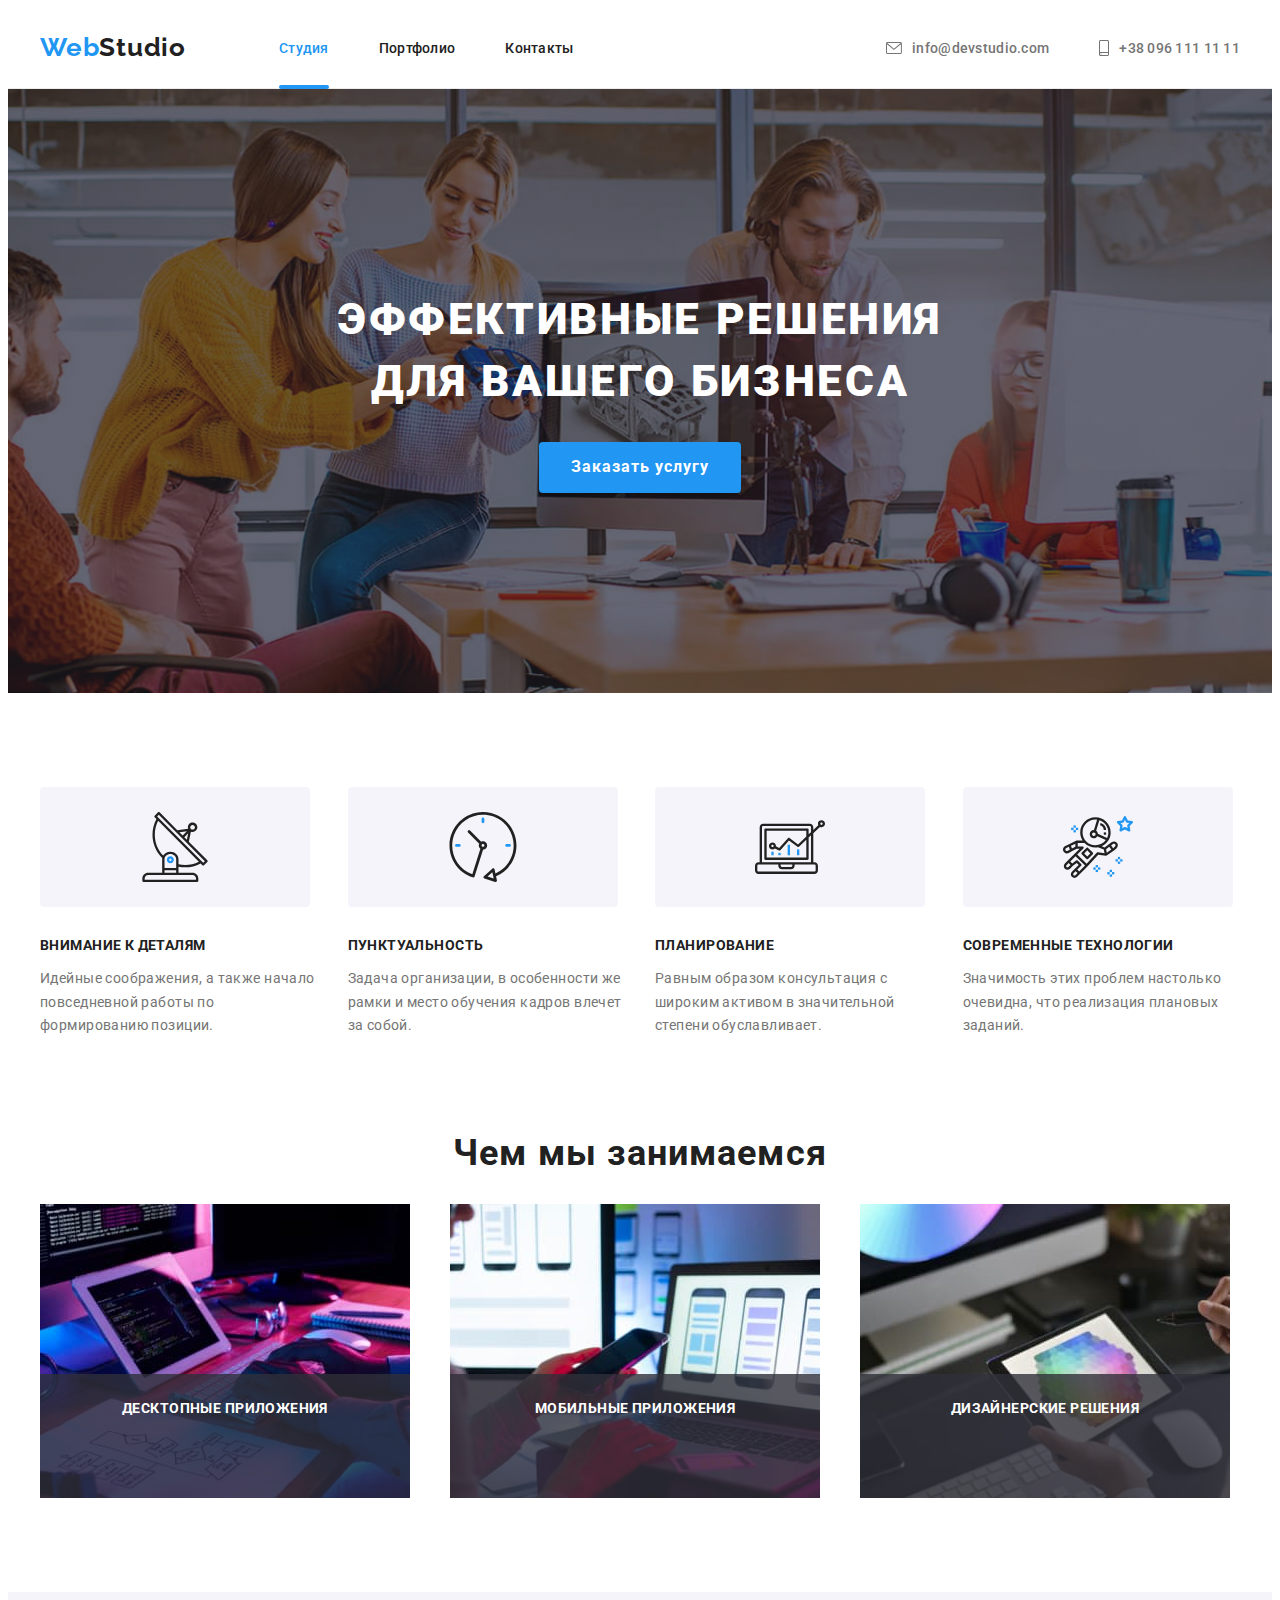
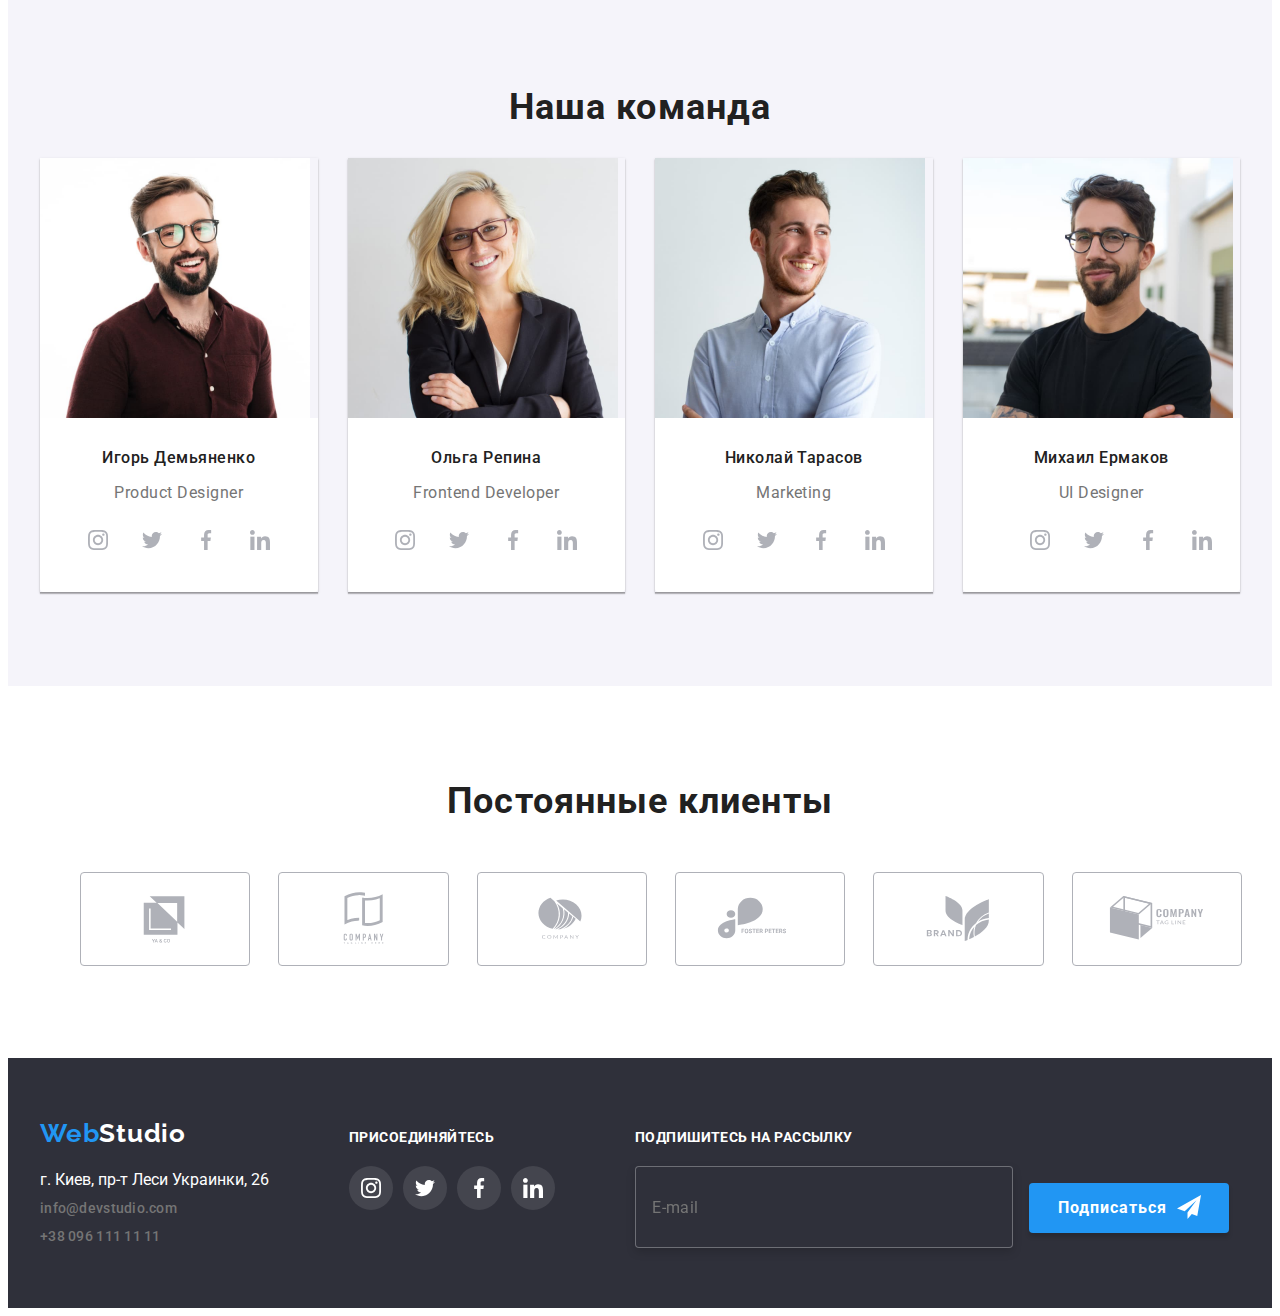
<file: index.html>
<!DOCTYPE html>
<html lang="ru">
  <head>
    <meta charset="UTF-8" />
    <meta http-equiv="X-UA-Compatible" content="IE=edge" />
    <meta name="viewport" content="width=device-width, initial-scale=1.0" />
    <title>Homework №7.130</title>
    <link rel="preconnect" href="https://fonts.googleapis.com" />
    <link rel="preconnect" href="https://fonts.gstatic.com" crossorigin />
    <link
      href="https://fonts.googleapis.com/css2?family=Raleway:wght@700&family=Roboto:wght@400;500;700;900&display=swap"
      rel="stylesheet"
    />
    <link
      rel="stylesheet"
      href="https://cdnjs.cloudflare.com/ajax/libs/modern-normalize/1.1.0/modern-normalize.min.css"
      integrity="sha512-wpPYUAdjBVSE4KJnH1VR1HeZfpl1ub8YT/NKx4PuQ5NmX2tKuGu6U/JRp5y+Y8XG2tV+wKQpNHVUX03MfMFn9Q=="
      crossorigin="anonymous"
      referrerpolicy="no-referrer"
    />
    <link rel="stylesheet" href="./css/main.min.css" />
  </head>

  <body>
    <!--HEADER-->
    <header class="header">
      <div class="container header__container">
        <a href="#" class="logo logo__navigation link"
          >Web<span class="logo__dark">Studio</span>
        </a>

        <nav>
          <ul class="nav list">
            <li class="nav__item">
              <a href="./index.html" class="nav__link current link">Студия</a>
            </li>
            <li class="nav__item">
              <a href="./portfolio.html" class="nav__link link">Портфолио</a>
            </li>
            <li class="nav__item">
              <a href="#" class="nav__link link">Контакты</a>
            </li>
          </ul>
        </nav>

        <ul class="contakt list">
          <li class="contact__item">
            <a href="mailto:info@devstudio.com" class="contact__link link">
              <svg class="contact__icon" width="16" height="12">
                <use xlink:href="./images/icons.svg#icon-convert-heder"></use>
              </svg>

              info@devstudio.com</a
            >
          </li>
          <li class="contact__item">
            <a href="tel:+380961111111" class="contact__link link">
              <svg class="contact__icon" width="10" height="16">
                <use
                  xlink:href="./images/icons.svg#icon-smartphone-heder"
                ></use>
              </svg>
              +38 096 111 11 11</a
            >
          </li>
        </ul>
      </div>
    </header>

    <!--Секция сайта "Заказать услугу"-->
    <main>
      <section class="hero">
        <div class="container">
          <h1 class="hero__text">Эффективные решения для вашего бизнеса</h1>
          <button type="button" class="hero__button" data-modal-open>
            Заказать услугу
          </button>
        </div>
      </section>

      <!--Секция сайта (Чем мы занимаемся)-->

      <section class="section benefits">
        <div class="container">
          <ul class="benefits__list card__set list">
            <li class="card__set-item">
              <div class="benefits__link">
                <svg class="benefits__icon" width="70" height="70">
                  <use xlink:href="./images/icons.svg#icon-antenn"></use>
                </svg>
              </div>
              <h3 class="benefits__desc">Внимание к деталям</h3>
              <p class="benefits__text">
                Идейные соображения, а также начало повседневной работы по
                формированию позиции.
              </p>
            </li>
            <li class="card__set-item">
              <div class="benefits__link">
                <svg class="benefits__icon" width="70" height="70">
                  <use xlink:href="./images/icons.svg#icon-clockgold"></use>
                </svg>
              </div>
              <h3 class="benefits__desc">Пунктуальность</h3>
              <p class="benefits__text">
                Задача организации, в особенности же рамки и место обучения
                кадров влечет за собой.
              </p>
            </li>
            <li class="card__set-item">
              <div class="benefits__link">
                <svg class="benefits__icon" width="70" height="70">
                  <use xlink:href="./images/icons.svg#icon-diagrama"></use>
                </svg>
              </div>
              <h3 class="benefits__desc">Планирование</h3>
              <p class="benefits__text">
                Равным образом консультация с широким активом в значительной
                степени обуславливает.
              </p>
            </li>
            <li class="card__set-item">
              <div class="benefits__link">
                <svg class="benefits__icon" width="70" height="70">
                  <use xlink:href="./images/icons.svg#icon-astronaut"></use>
                </svg>
              </div>
              <h3 class="benefits__desc">Современные технологии</h3>
              <p class="benefits__text">
                Значимость этих проблем настолько очевидна, что реализация
                плановых заданий.
              </p>
            </li>
          </ul>
        </div>
      </section>
      <section class="section features">
        <div class="container">
          <h2 class="features__main">Чем мы занимаемся</h2>
          <ul class="features__list card__set list link">
            <li class="card__set-item">
              <div class="features__box-imgtext">
                <img
                  src="./images/a.jpg"
                  alt="имидж-программист-работает-его-рабочий-офис"
                  width="370"
                  height="294"
                />
                <p class="features__imgtext">Десктопные приложения</p>
              </div>
            </li>

            <li class="card__set-item">
              <div class="features__box-imgtext">
                <img
                  src="./images/b.jpg"
                  alt="дизайнеры-разрабатывают-приложения-смартфоны"
                  width="370"
                  height="294"
                />
                <p class="features__imgtext">Мобильные приложения</p>
              </div>
            </li>
            <li class="card__set-item">
              <div class="features__box-imgtext">
                <img
                  src="./images/c.jpg"
                  alt="креативный художник-веб-дизайн с графикой выбора рабочего цвета"
                  width="370"
                  height="294"
                />
                <p class="features__imgtext">Дизайнерские решения</p>
              </div>
            </li>
          </ul>
        </div>
      </section>

      <!--Секция сайта (Наша команда)-->
      <section class="team section">
        <div class="container">
          <h2 class="team__main">Наша команда</h2>
          <ul class="team__list card__set list">
            <li class="card__set-item tiam-bord">
              <img
                src="./images/ihor.jpg"
                alt="фото дизайнера"
                width="270"
                height="260"
              />
              <div class="team-wrapper">
                <h3 class="team__name">Игорь Демьяненко</h3>
                <p lang="en" class="team__work">Product Designer</p>

                <!-- Старт-Соцсети -->

                <ul class="team__soc-list list">
                  <li class="team__soc-item list">
                    <a href="#" class="team__soc-link">
                      <svg class="team__soc-icon" width="20" height="20">
                        <use
                          xlink:href="./images/icons.svg#icon-instagram"
                        ></use>
                      </svg>
                    </a>
                  </li>
                  <li class="team__soc-item list">
                    <a href="#" class="team__soc-link">
                      <svg class="team__soc-icon" width="20" height="20">
                        <use xlink:href="./images/icons.svg#icon-twitter"></use>
                      </svg>
                    </a>
                  </li>
                  <li class="team__soc-item list">
                    <a href="#" class="team__soc-link">
                      <svg class="team__soc-icon" width="20" height="20">
                        <use
                          xlink:href="./images/icons.svg#icon-facebook"
                        ></use>
                      </svg>
                    </a>
                  </li>
                  <li class="team__soc-item list">
                    <a href="#" class="team__soc-link">
                      <svg class="team__soc-icon" width="20" height="20">
                        <use
                          xlink:href="./images/icons.svg#icon-linkedin"
                        ></use>
                      </svg>
                    </a>
                  </li>
                </ul>
              </div>
              <!-- Фініш-Соцсети -->
            </li>
            <li class="card__set-item tiam-bord">
              <img
                src="./images/olha.jpg"
                alt="фото фронтенд-разработчика"
                width="270"
                height="260"
              />
              <div class="team-wrapper">
                <h3 class="team__name">Ольга Репина</h3>
                <p lang="en" class="team__work">Frontend Developer</p>
                <ul class="team__soc-list list">
                  <li class="team__soc-item list">
                    <a href="#" class="team__soc-link">
                      <svg class="team__soc-icon" width="20" height="20">
                        <use
                          xlink:href="./images/icons.svg#icon-instagram"
                        ></use>
                      </svg>
                    </a>
                  </li>
                  <li class="team__soc-item list">
                    <a href="#" class="team__soc-link">
                      <svg class="team__soc-icon" width="20" height="20">
                        <use xlink:href="./images/icons.svg#icon-twitter"></use>
                      </svg>
                    </a>
                  </li>
                  <li class="team__soc-item list">
                    <a href="#" class="team__soc-link">
                      <svg class="team__soc-icon" width="20" height="20">
                        <use
                          xlink:href="./images/icons.svg#icon-facebook"
                        ></use>
                      </svg>
                    </a>
                  </li>
                  <li class="team__soc-item list">
                    <a href="#" class="team__soc-link">
                      <svg class="team__soc-icon" width="20" height="20">
                        <use
                          xlink:href="./images/icons.svg#icon-linkedin"
                        ></use>
                      </svg>
                    </a>
                  </li>
                </ul>
              </div>
            </li>
            <li class="card__set-item tiam-bord">
              <img
                src="./images/nic.jpg"
                alt="фото маркетолога"
                width="270"
                height="260"
              />
              <div class="team-wrapper">
                <h3 class="team__name">Николай Тарасов</h3>
                <p lang="en" class="team__work">Marketing</p>
                <ul class="team__soc-list list">
                  <li class="team__soc-item list">
                    <a href="#" class="team__soc-link">
                      <svg class="team__soc-icon" width="20" height="20">
                        <use
                          xlink:href="./images/icons.svg#icon-instagram"
                        ></use>
                      </svg>
                    </a>
                  </li>
                  <li class="team__soc-item list">
                    <a href="#" class="team__soc-link">
                      <svg class="team__soc-icon" width="20" height="20">
                        <use xlink:href="./images/icons.svg#icon-twitter"></use>
                      </svg>
                    </a>
                  </li>
                  <li class="team__soc-item list">
                    <a href="#" class="team__soc-link">
                      <svg class="team__soc-icon" width="20" height="20">
                        <use
                          xlink:href="./images/icons.svg#icon-facebook"
                        ></use>
                      </svg>
                    </a>
                  </li>
                  <li class="team__soc-item list">
                    <a href="#" class="team__soc-link">
                      <svg class="team__soc-icon" width="20" height="20">
                        <use
                          xlink:href="./images/icons.svg#icon-linkedin"
                        ></use>
                      </svg>
                    </a>
                  </li>
                </ul>
              </div>
            </li>
            <li class="card__set-item tiam-bord">
              <img
                src="./images/mux.jpg"
                alt="фото дизайнера"
                width="270"
                height="260"
              />
              <div class="team-wrapper">
                <h3 class="team__name">Михаил Ермаков</h3>
                <p lang="en" class="team__work">UI Designer</p>
                <ul class="team__soc-list">
                  <li class="team__soc-item list">
                    <a href="#" class="team__soc-link">
                      <svg class="team__soc-icon" width="20" height="20">
                        <use
                          xlink:href="./images/icons.svg#icon-instagram"
                        ></use>
                      </svg>
                    </a>
                  </li>
                  <li class="team__soc-item list">
                    <a href="#" class="team__soc-link">
                      <svg class="team__soc-icon" width="20" height="20">
                        <use xlink:href="./images/icons.svg#icon-twitter"></use>
                      </svg>
                    </a>
                  </li>
                  <li class="team__soc-item list">
                    <a href="#" class="team__soc-link">
                      <svg class="team__soc-icon" width="20" height="20">
                        <use
                          xlink:href="./images/icons.svg#icon-facebook"
                        ></use>
                      </svg>
                    </a>
                  </li>
                  <li class="team__soc-item list">
                    <a href="#" class="team__soc-link">
                      <svg class="team__soc-icon" width="20" height="20">
                        <use
                          xlink:href="./images/icons.svg#icon-linkedin"
                        ></use>
                      </svg>
                    </a>
                  </li>
                </ul>
              </div>
            </li>
          </ul>
        </div>
      </section>
      <!-- НОВА-СЕКЦІЯ-Постоянные-клиенты -->
      <section>
        <div class="container">
          <h2 class="partnters">Постоянные клиенты</h2>
          <ul class="partnters__list">
            <li class="partnters__item list">
              <a href="#" class="partnters__link">
                <svg class="partnters__icon" width="106" height="60">
                  <use xlink:href="./images/icons.svg#icon-Logo-ya-co"></use>
                </svg>
              </a>
            </li>

            <li class="partnters__item list">
              <a href="#" class="partnters__link">
                <svg class="partnters__icon" width="106" height="60">
                  <use
                    xlink:href="./images/icons.svg#icon-Logo-tagline-here"
                  ></use>
                </svg>
              </a>
            </li>
            <li class="partnters__item list">
              <a href="#" class="partnters__link">
                <svg class="partnters__icon" width="106" height="60">
                  <use xlink:href="./images/icons.svg#icon-Logo-company"></use>
                </svg>
              </a>
            </li>
            <li class="partnters__item list">
              <a href="#" class="partnters__link">
                <svg class="partnters__icon" width="106" height="60">
                  <use
                    xlink:href="./images/icons.svg#icon-Logo-foster-peters"
                  ></use>
                </svg>
              </a>
            </li>

            <li class="partnters__item list">
              <a href="#" class="partnters__link">
                <svg class="partnters__icon" width="106" height="60">
                  <use xlink:href="./images/icons.svg#icon-Logo-brand"></use>
                </svg>
              </a>
            </li>
            <li class="partnters__item list">
              <a href="#" class="partnters__link">
                <svg class="partnters__icon" width="106" height="60">
                  <use
                    xlink:href="./images/icons.svg#icon-Logo-c-tag-line"
                  ></use>
                </svg>
              </a>
            </li>
          </ul>
        </div>
      </section>

      <!-- секції-НОВА-СЕКЦІЯ-Постоянные-клиенты -->
    </main>

    <!--Footer (Адрес и телефон)-->
    <footer class="footer__background footer">
      <div class="container footer__container">
        <div>
          <a href="#" class="logo logo__navigation list link"
            >Web<span class="logo-white">Studio</span></a
          >
          <address class="address">
            <ul class="footer__contakt-link list link">
              <li class="footer__item footer-street">
                г. Киев, пр-т Леси Украинки, 26
              </li>
              <li class="footer__item">
                <a
                  href="mailto:info@devstudio.com"
                  class="contakt-links list link footer-link"
                  >info@devstudio.com</a
                >
              </li>
              <li class="footer__item">
                <a
                  href="tel:+380961111111"
                  class="contakt-links list link footer-link"
                >
                  +38 096 111 11 11</a
                >
              </li>
            </ul>
          </address>
        </div>

        <!-- СОЦСЕТИ -->
        <div class="goin">
          <h2 class="footer-goin">присоединяйтесь</h2>
          <ul class="footer-soc-list list">
            <li class="footer-soc-item list">
              <a href="#" class="footer-soc-link">
                <svg class="footer-soc-icon" width="20" height="20">
                  <use xlink:href="./images/icons.svg#icon-instagram"></use>
                </svg>
              </a>
            </li>
            <li class="footer-soc-item list">
              <a href="#" class="footer-soc-link">
                <svg class="footer-soc-icon" width="20" height="20">
                  <use xlink:href="./images/icons.svg#icon-twitter"></use>
                </svg>
              </a>
            </li>
            <li class="footer-soc-item list">
              <a href="#" class="footer-soc-link">
                <svg class="footer-soc-icon" width="20" height="20">
                  <use xlink:href="./images/icons.svg#icon-facebook"></use>
                </svg>
              </a>
            </li>
            <li class="footer-soc-item list">
              <a href="#" class="footer-soc-link">
                <svg class="footer-soc-icon" width="20" height="20">
                  <use xlink:href="./images/icons.svg#icon-linkedin"></use>
                </svg>
              </a>
            </li>
          </ul>
        </div>
        <!--старт подпишитесь на рассылку -->

        <div class="subscribe">
          <h2 class="subscribe-p">Подпишитесь на рассылку</h2>
          <div class="subscribe-flex">
            <form action="#" class="subscribe-form">
              <input
                type="email"
                name="email"
                class="subscribe-email"
                placeholder="E-mail"
              />
              <button type="submit" class="subscribe-button">
                Подписаться
                <svg width="24" height="24" class="subscribe-img">
                  <use xlink:href="./images/icons.svg#icon-icontelegram"></use>
                </svg>
              </button>
            </form>
          </div>
        </div>

        <!-- Шініш подпишитесь на рассылку -->
      </div>
      <!-- КІНЕЦЬ СОЦСЕТИ -->
    </footer>
    <!-- МОДАЛЬНЕ ВИКНО -->
    <div class="backdrop is-hidden" data-modal>
      <div class="modal">
        <button type="button" class="modal-btn" data-modal-close>
          <svg class="modal-icon" width="18" height="18">
            <use xlink:href="./images/icons.svg#icon-close-black"></use>
          </svg>
        </button>
        <!-- Старт заполенения модальное окно -->
        <p class="modal-p">Оставьте свои данные, мы вам перезвоним</p>
        <form action="#">
          <ul class="because-input list">
            <li class="modal-distance">
              <label for="onename" class="label"> Имя </label>
              <div class="input-wrap">
                <input
                  type="text"
                  name="onename"
                  id="onename"
                  class="modal-inputmini"
                  required
                  placeholder=" "
                />
                <svg width="18" height="18" class="modal-img">
                  <use
                    xlink:href="./images/icons.svg#icon-person-black-18"
                  ></use>
                </svg>
              </div>
            </li>
            <li class="modal-distance">
              <label for="tel" class="label"> Телефон </label>
              <div class="input-wrap">
                <input
                  type="tel"
                  name="tel"
                  id="tel"
                  class="modal-inputmini"
                  required
                />
                <svg width="18" height="18" class="modal-img">
                  <use
                    xlink:href="./images/icons.svg#icon-phone-black-18"
                  ></use>
                </svg>
              </div>
            </li>
            <li class="modal-distance">
              <label for="email" class="label"> Почта </label>
              <div class="input-wrap">
                <input
                  type="email"
                  name="email"
                  id="email"
                  class="modal-inputmini"
                  required
                />
                <svg width="18" height="18" class="modal-img">
                  <use
                    xlink:href="./images/icons.svg#icon-email-black-18"
                  ></use>
                </svg>
              </div>
            </li>
            <li class="modal-distance">
              <label for="coment" class="label">Комментарий</label>
              <textarea
                name="coment"
                id="coment"
                class="modal-coment modal-inputmini"
                placeholder="Введите текст"
              ></textarea>
            </li>
          </ul>

          <div class="modal-field">
            <input
              type="checkbox"
              name="privat"
              id="privat"
              class="input-check visually-hidden"
            />
            <label for="privat" class="check-text">
              &nbsp; Соглашаюсь с рассылкой и принимаю &nbsp;
              <a href="#" class="dogovorplas"> Условия договора </a>
            </label>
          </div>
          <button type="submit" class="modal-button-go">Отправить</button>
        </form>
        <!-- Фініш заполнение модальное окно -->
      </div>
    </div>
    <script src="./js/modal.js"></script>
  </body>
</html>
</file>
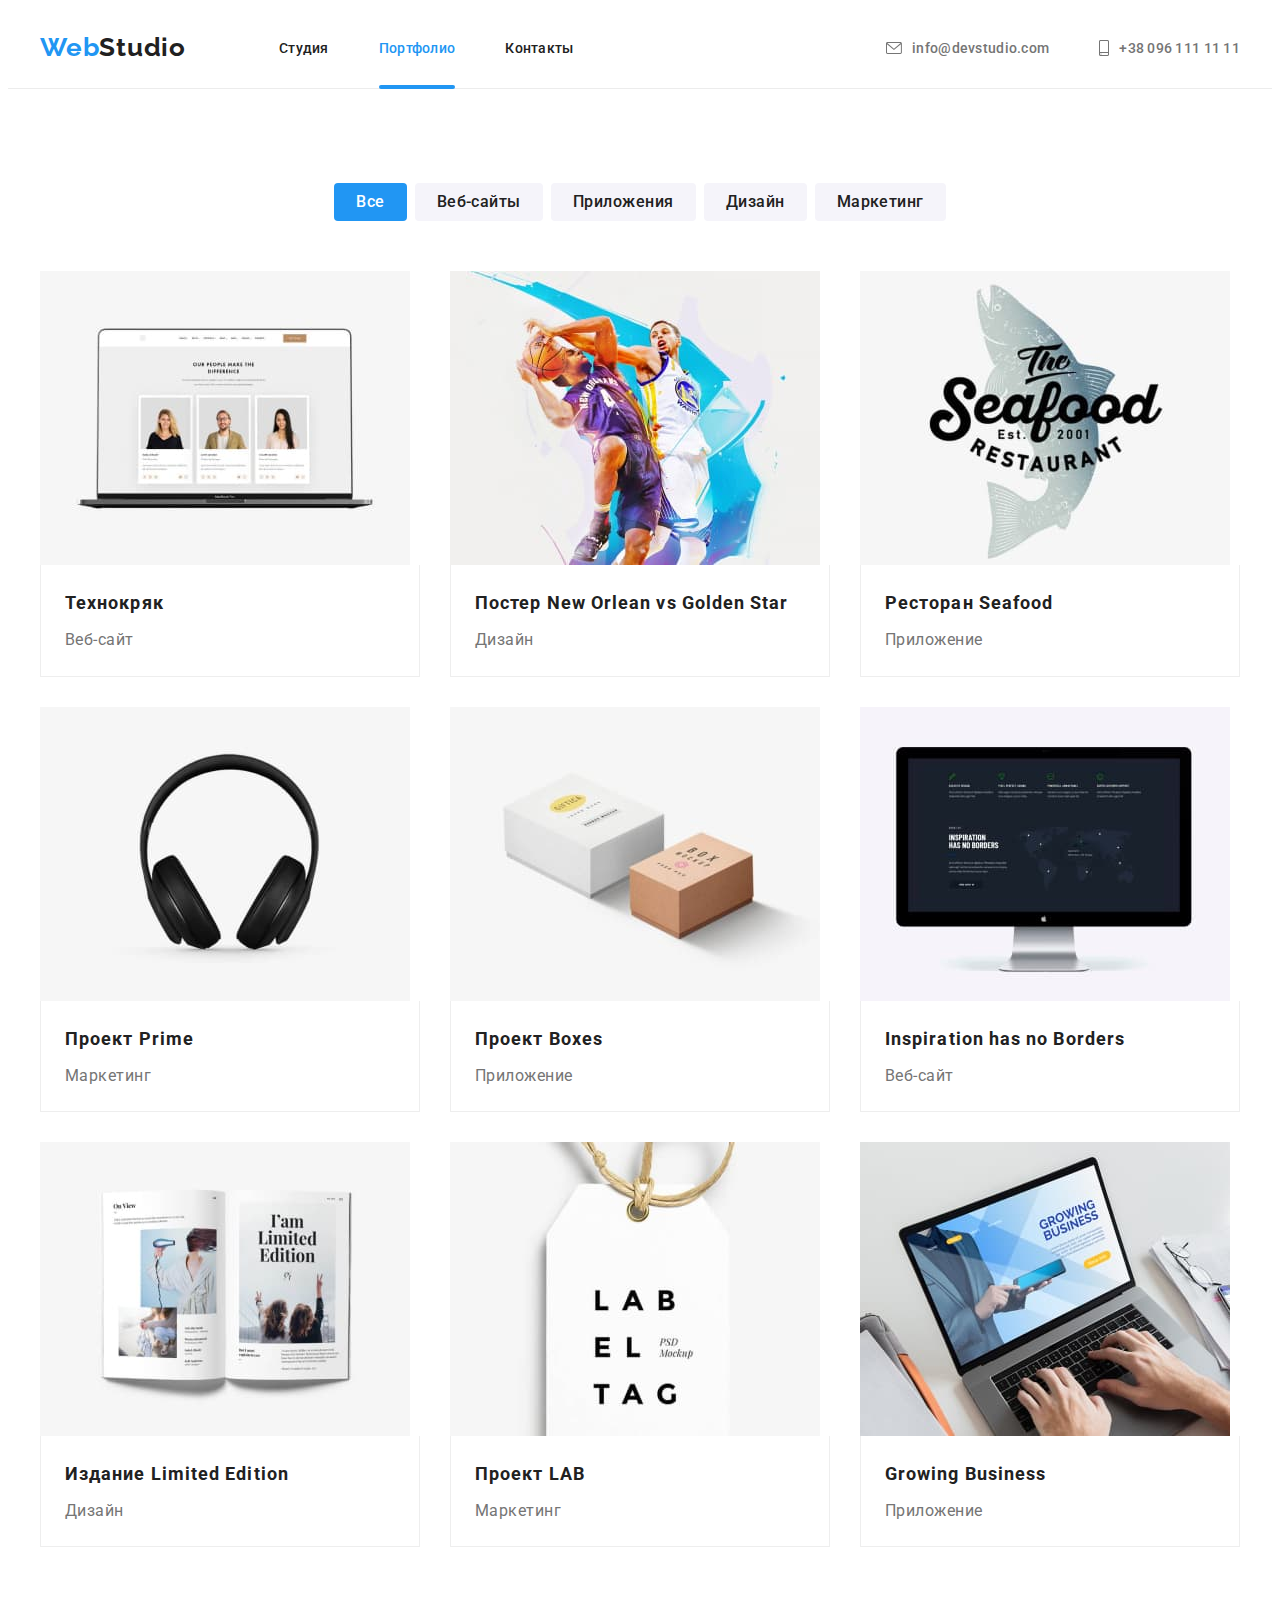
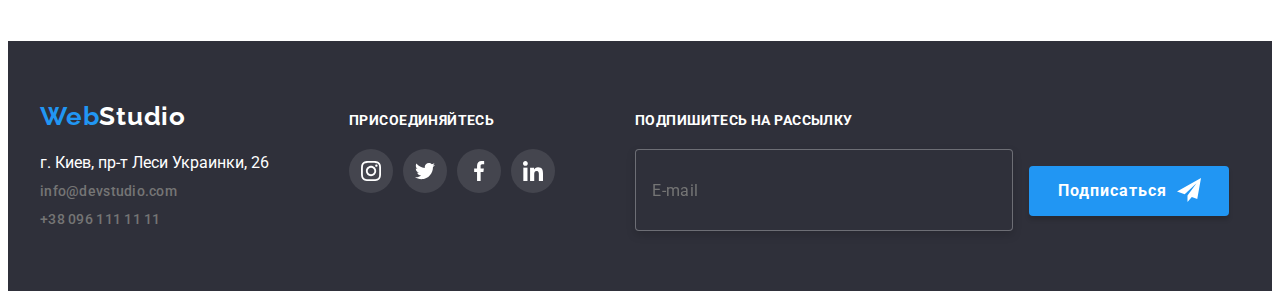
<file: portfolio.html>
<!DOCTYPE html>
<html lang="ru">
  <head>
    <meta charset="UTF-8" />
    <meta http-equiv="X-UA-Compatible" content="IE=edge" />
    <meta name="viewport" content="width=device-width, initial-scale=1.0" />
    <title>Homework №7.120</title>
    <link rel="preconnect" href="https://fonts.googleapis.com" />
    <link rel="preconnect" href="https://fonts.gstatic.com" crossorigin />
    <link
      href="https://fonts.googleapis.com/css2?family=Raleway:wght@700&family=Roboto:wght@400;500;700;900&display=swap"
      rel="stylesheet"
    />
    <link
      rel="stylesheet"
      href="https://cdnjs.cloudflare.com/ajax/libs/modern-normalize/1.1.0/modern-normalize.min.css"
      integrity="sha512-wpPYUAdjBVSE4KJnH1VR1HeZfpl1ub8YT/NKx4PuQ5NmX2tKuGu6U/JRp5y+Y8XG2tV+wKQpNHVUX03MfMFn9Q=="
      crossorigin="anonymous"
      referrerpolicy="no-referrer"
    />
    <link rel="stylesheet" href="./css/main.min.css" />
  </head>

  <body>
    <!--HEADER-->
    <header class="header">
      <div class="container header__container">
        <a href="#" class="logo logo__navigation link"
          >Web<span class="logo__dark">Studio</span>
        </a>

        <nav>
          <ul class="nav list">
            <li class="nav__item">
              <a href="./index.html" class="nav__link link">Студия</a>
            </li>
            <li class="nav__item">
              <a href="./portfolio.html" class="nav__link current link"
                >Портфолио</a
              >
            </li>
            <li class="nav__item">
              <a href="#" class="nav__link link">Контакты</a>
            </li>
          </ul>
        </nav>

        <ul class="contakt list">
          <li class="contact__item">
            <a href="mailto:info@devstudio.com" class="contact__link link">
              <svg class="contact__icon" width="16" height="12">
                <use xlink:href="./images/icons.svg#icon-convert-heder"></use>
              </svg>

              info@devstudio.com</a
            >
          </li>
          <li class="contact__item">
            <a href="tel:+380961111111" class="contact__link link">
              <svg class="contact__icon" width="10" height="16">
                <use
                  xlink:href="./images/icons.svg#icon-smartphone-heder"
                ></use>
              </svg>
              +38 096 111 11 11</a
            >
          </li>
        </ul>
      </div>
    </header>

    <main class="background-d">
      <!-- <h1>Портфолио</h1> -->
      <section class="section">
        <div class="container">
          <ul class="button-link-portfolio ful-list list">
            <li class="ful-item">
              <button type="button" class="ful-button link-portfolio current">
                Все
              </button>
            </li>
            <li class="ful-item">
              <button type="button" class="ful-button link-portfolio">
                Веб-сайты
              </button>
            </li>
            <li class="ful-item">
              <button type="button" class="ful-button link-portfolio">
                Приложения
              </button>
            </li>
            <li class="ful-item">
              <button type="button" class="ful-button link-portfolio">
                Дизайн
              </button>
            </li>
            <li class="ful-item">
              <button type="button" class="ful-button link-portfolio">
                Маркетинг
              </button>
            </li>
          </ul>

          <ul class="portfolio-list card__set list">
            <li class="card__set-item minibord">
              <div class="position-bord">
                <img
                  src="./images/1.jpg"
                  alt="картинка-з-комп’ютером"
                  width="370"
                  height="294"
                />
                <p class="bigbest-text">
                  Ресурс предлагает комплексные предложения с разным уровнем
                  функционала и сервисов. Все это позволит посетителю получить
                  исчерпывающие сведения о компании или частном лице.
                </p>
              </div>
              <div class="portfolio-oborder">
                <h2 class="portfolio-h">Технокряк</h2>
                <p class="portfolio-p">Веб-сайт</p>
              </div>
            </li>
            <li class="card__set-item minibord">
              <div class="position-bord">
                <img
                  src="./images/2.jpg"
                  alt="картинка-з-спортсменами"
                  width="370"
                  height="294"
                />
                <p class="bigbest-text">
                  Ресурс предлагает комплексные предложения с разным уровнем
                  функционала и сервисов. Все это позволит посетителю получить
                  исчерпывающие сведения о компании или частном лице.
                </p>
              </div>
              <div class="portfolio-oborder">
                <h2 class="portfolio-h">Постер New Orlean vs Golden Star</h2>
                <p class="portfolio-p">Дизайн</p>
              </div>
            </li>
            <li class="card__set-item minibord">
              <div class="position-bord">
                <img
                  src="./images/3.jpg"
                  alt="картинка-ресторану"
                  width="370"
                  height="294"
                />
                <p class="bigbest-text">
                  Ресурс предлагает комплексные предложения с разным уровнем
                  функционала и сервисов. Все это позволит посетителю получить
                  исчерпывающие сведения о компании или частном лице.
                </p>
              </div>
              <div class="portfolio-oborder">
                <h2 class="portfolio-h">Ресторан Seafood</h2>
                <p class="portfolio-p">Приложение</p>
              </div>
            </li>
            <li class="card__set-item minibord">
              <div class="position-bord">
                <img
                  src="./images/4.jpg"
                  alt="картинка-з-навушниками"
                  width="370"
                  height="294"
                />
                <p class="bigbest-text">
                  Ресурс предлагает комплексные предложения с разным уровнем
                  функционала и сервисов. Все это позволит посетителю получить
                  исчерпывающие сведения о компании или частном лице.
                </p>
              </div>
              <div class="portfolio-oborder">
                <h2 class="portfolio-h">Проект Prime</h2>
                <p class="portfolio-p">Маркетинг</p>
              </div>
            </li>
            <li class="card__set-item minibord">
              <div class="position-bord">
                <img
                  src="./images/5.jpg"
                  alt="картинка-з-двума-коробками"
                  width="370"
                  height="294"
                />
                <p class="bigbest-text">
                  Ресурс предлагает комплексные предложения с разным уровнем
                  функционала и сервисов. Все это позволит посетителю получить
                  исчерпывающие сведения о компании или частном лице.
                </p>
              </div>
              <div class="portfolio-oborder">
                <h2 class="portfolio-h">Проект Boxes</h2>
                <p class="portfolio-p">Приложение</p>
              </div>
            </li>
            <li class="card__set-item minibord">
              <div class="position-bord">
                <img
                  src="./images/6.jpg"
                  alt="картинка-з-комп’ютером"
                  width="370"
                  height="294"
                />
                <p class="bigbest-text">
                  Ресурс предлагает комплексные предложения с разным уровнем
                  функционала и сервисов. Все это позволит посетителю получить
                  исчерпывающие сведения о компании или частном лице.
                </p>
              </div>
              <div class="portfolio-oborder">
                <h2 class="portfolio-h">Inspiration has no Borders</h2>
                <p class="portfolio-p">Веб-сайт</p>
              </div>
            </li>
            <li class="card__set-item minibord">
              <div class="position-bord">
                <img
                  src="./images/7.jpg"
                  alt="картинка-з-книгою"
                  width="370"
                  height="294"
                />
                <p class="bigbest-text">
                  Ресурс предлагает комплексные предложения с разным уровнем
                  функционала и сервисов. Все это позволит посетителю получить
                  исчерпывающие сведения о компании или частном лице.
                </p>
              </div>
              <div class="portfolio-oborder">
                <h2 class="portfolio-h">Издание Limited Edition</h2>
                <p class="portfolio-p">Дизайн</p>
              </div>
            </li>
            <li class="card__set-item minibord">
              <div class="position-bord">
                <img
                  src="./images/8.jpg"
                  alt="картинка-з-наліпкою"
                  width="370"
                  height="294"
                />
                <p class="bigbest-text">
                  Ресурс предлагает комплексные предложения с разным уровнем
                  функционала и сервисов. Все это позволит посетителю получить
                  исчерпывающие сведения о компании или частном лице.
                </p>
              </div>
              <div class="portfolio-oborder">
                <h2 class="portfolio-h">Проект LAB</h2>
                <p class="portfolio-p">Маркетинг</p>
              </div>
            </li>
            <li class="card__set-item minibord">
              <div class="position-bord">
                <img
                  src="./images/9.jpg"
                  alt="картинка-з-ноутбуком"
                  width="370"
                  height="294"
                />
                <p class="bigbest-text">
                  Ресурс предлагает комплексные предложения с разным уровнем
                  функционала и сервисов. Все это позволит посетителю получить
                  исчерпывающие сведения о компании или частном лице.
                </p>
              </div>
              <div class="portfolio-oborder">
                <h2 class="portfolio-h">Growing Business</h2>
                <p class="portfolio-p">Приложение</p>
              </div>
            </li>
          </ul>
        </div>
      </section>
    </main>

    <!-- Footer (Адрес и телефон) -->
    <footer class="footer__background footer">
      <div class="container footer__container">
        <div>
          <a href="#" class="logo logo__navigation list link"
            >Web<span class="logo-white">Studio</span></a
          >
          <address class="address">
            <ul class="footer__contakt-link list link">
              <li class="footer__item footer-street">
                г. Киев, пр-т Леси Украинки, 26
              </li>
              <li class="footer__item">
                <a
                  href="mailto:info@devstudio.com"
                  class="contakt-links list link footer-link"
                  >info@devstudio.com</a
                >
              </li>
              <li class="footer__item">
                <a
                  href="tel:+380961111111"
                  class="contakt-links list link footer-link"
                >
                  +38 096 111 11 11</a
                >
              </li>
            </ul>
          </address>
        </div>

        <!-- СОЦСЕТИ -->
        <div class="goin">
          <h2 class="footer-goin">присоединяйтесь</h2>
          <ul class="footer-soc-list list">
            <li class="footer-soc-item list">
              <a href="#" class="footer-soc-link">
                <svg class="footer-soc-icon" width="20" height="20">
                  <use xlink:href="./images/icons.svg#icon-instagram"></use>
                </svg>
              </a>
            </li>
            <li class="footer-soc-item list">
              <a href="#" class="footer-soc-link">
                <svg class="footer-soc-icon" width="20" height="20">
                  <use xlink:href="./images/icons.svg#icon-twitter"></use>
                </svg>
              </a>
            </li>
            <li class="footer-soc-item list">
              <a href="#" class="footer-soc-link">
                <svg class="footer-soc-icon" width="20" height="20">
                  <use xlink:href="./images/icons.svg#icon-facebook"></use>
                </svg>
              </a>
            </li>
            <li class="footer-soc-item list">
              <a href="#" class="footer-soc-link">
                <svg class="footer-soc-icon" width="20" height="20">
                  <use xlink:href="./images/icons.svg#icon-linkedin"></use>
                </svg>
              </a>
            </li>
          </ul>
        </div>
        <!--старт подпишитесь на рассылку -->

        <div class="subscribe">
          <h2 class="subscribe-p">Подпишитесь на рассылку</h2>
          <div class="subscribe-flex">
            <form action="#" class="subscribe-form">
              <input
                type="email"
                name="email"
                class="subscribe-email"
                placeholder="E-mail"
              />
              <button type="submit" class="subscribe-button">
                Подписаться
                <svg width="24" height="24" class="subscribe-img">
                  <use xlink:href="./images/icons.svg#icon-icontelegram"></use>
                </svg>
              </button>
            </form>
          </div>
        </div>

        <!-- Шініш подпишитесь на рассылку -->
      </div>
      <!-- КІНЕЦЬ СОЦСЕТИ -->
    </footer>
  </body>
</html>
</file>
<file: css/main.min.css>
body{font-family:Roboto;color:#212121}.background-b{background-color:#e5e5e5}.backgraund-d{color:var(--color-minitext)}.header{border-bottom:1px solid #ececec}.container{width:1200px;padding-left:15px;padding-right:15px;margin-left:auto;margin-right:auto}.footer__container{display:-webkit-box;display:-ms-flexbox;display:flex;-webkit-box-align:baseline;-ms-flex-align:baseline;align-items:baseline}.goin{margin-left:70px}h1,h2,h3,h4,h5,h6,p{margin-top:0}p:last-child{margin:0}img{display:block}address{font-style:normal}.list{list-style:none;margin:0;padding:0}.link{text-decoration:none;color:currentColor}.section{padding-top:94px;padding-bottom:94px}.hero__button{display:block;margin-left:auto;margin-right:auto;padding:10px 32px}.hero__button{font-family:inherit;font-style:normal;color:var(--color-minitext);background-color:#2196f3;font-weight:700;font-size:16px;line-height:1.9;text-align:center;-webkit-box-shadow:0px 4px 4px rgba(0,0,0,.15);box-shadow:0px 4px 4px rgba(0,0,0,.15);border-radius:4px;border:none;letter-spacing:.06em;cursor:pointer;-webkit-transition:background-color 250ms cubic-bezier(0.4, 0, 0.2, 1);transition:background-color 250ms cubic-bezier(0.4, 0, 0.2, 1)}.hero__button:hover,.hero__button :focus{color:var(--color-minitext);background-color:#188ce8}.button-link-portfolio .link-portfolio{font-family:inherit;color:#212121;background-color:var(--color-mix);font-weight:500;font-size:16px;line-height:1.63;text-align:center;letter-spacing:.03em;cursor:pointer;-webkit-transition:color 250ms,background-color 250ms;transition:color 250ms,background-color 250ms}.button-link-portfolio .link-portfolio:hover,.button-link-portfolio .link-portfolio:focus{font-family:inherit;font-style:normal;color:var(--color-minitext);background-color:var(--color-buton);font-weight:500;font-size:16px;line-height:1.63;text-align:center;letter-spacing:.03em;cursor:pointer}.modal-btn{position:absolute;top:8px;right:8px;display:-webkit-box;display:-ms-flexbox;display:flex;-webkit-box-align:center;-ms-flex-align:center;align-items:center;-webkit-box-pack:center;-ms-flex-pack:center;justify-content:center;width:30px;height:30px;background:#fff;border:1px solid rgba(0,0,0,.1);border-radius:50%;cursor:pointer}.modal-button-go{position:absolute;left:50%;-webkit-transform:translateX(-50%);transform:translateX(-50%);width:200px;height:50px;background:#2196f3;-webkit-box-shadow:0px 4px 4px rgba(0,0,0,.15);box-shadow:0px 4px 4px rgba(0,0,0,.15);border-radius:4px;font-family:"Roboto";font-weight:700;font-size:16px;line-height:1.875;padding-top:10px;padding-left:56px;padding-bottom:10px;padding-right:55px;color:#fff;border:0;cursor:pointer}.ful-list{display:-webkit-box;display:-ms-flexbox;display:flex;-webkit-box-pack:center;-ms-flex-pack:center;justify-content:center;margin-bottom:50px}.ful-item:not(:last-child){margin-right:8px}.ful-button{padding:6px 22px;border:none;border-radius:4px;cursor:pointer;-webkit-transition:background-color 250ms cubic-bezier(0.4, 0, 0.2, 1);transition:background-color 250ms cubic-bezier(0.4, 0, 0.2, 1)}.card__set{display:-webkit-box;display:-ms-flexbox;display:flex;-ms-flex-wrap:wrap;flex-wrap:wrap;margin:calc(-1*var(--indent)/2)}.card__set-item{-ms-flex-preferred-size:calc((100% - var(--indent)*var(--item))/var(--item));flex-basis:calc((100% - var(--indent)*var(--item))/var(--item));margin:calc(var(--indent)/2)}.card__set-item:hover .bigbest-text{-webkit-transform:translate(0);transform:translate(0)}.benefits__list{--item: 4;--indent: 30px}.features__list{--item: 3;--indent: 30px}.team__list{--item: 4;--indent: 30px}.portfolio-list{--item: 3;--indent: 30px}.contakt{display:-webkit-box;display:-ms-flexbox;display:flex;margin-left:auto}.contact__link{padding-top:32px;padding-bottom:32px;-webkit-transition:color var(--anim);transition:color var(--anim);color:var(--color-text);font-weight:500;font-size:14px;line-height:1.15;letter-spacing:.02em;display:-webkit-box;display:-ms-flexbox;display:flex;-webkit-box-align:center;-ms-flex-align:center;align-items:center}.contact__item{margin-right:50px}.contact__item:last-child{margin-right:0}.contakt .contact__link:hover,.contakt .contact__link:focus{color:var(--color-buton)}.contact__icon{fill:#757575;margin-right:10px;-webkit-transition:fill 250ms cubic-bezier(0.4, 0, 0.2, 1);transition:fill 250ms cubic-bezier(0.4, 0, 0.2, 1)}.contact__link:hover .contact__icon,.contact__link:focus .contact__icon{fill:#2196f3}.footer__contakt-link .contakt-links{font-family:"Roboto";color:var(--color-text);font-weight:500;font-size:14px;line-height:1.15;letter-spacing:.02em;-webkit-transition:250ms cubic-bezier(0.4, 0, 0.2, 1);transition:250ms cubic-bezier(0.4, 0, 0.2, 1)}.footer__contakt-link .contakt-links:hover,.footer__contakt-link .contakt-links :focus{color:var(--color-buton)}.logo{font-family:"Raleway",sans-serif;font-style:normal;font-weight:700;font-size:26px;line-height:1.2;letter-spacing:.03em;color:var(--color-buton)}.logo__navigation{margin-right:93px}.logo__dark{color:#212121}.logo-white{color:#fff}.backdrop{position:fixed;top:0;left:0;width:100%;height:100%;background:rgba(0,0,0,.2);opacity:1;-webkit-transition:opacity 400ms linear,visibility 400ms linear;transition:opacity 400ms linear,visibility 400ms linear}.nav__link.current::after{content:"";position:absolute;bottom:-1px;left:0;display:block;width:100%;height:4px;background-color:#2196f3;border-radius:2px}.modal{position:absolute;top:50%;left:50%;-webkit-transform:translate(-50%, -50%);transform:translate(-50%, -50%);width:528px;height:581px;background:#fff;-webkit-box-shadow:0px 1px 3px rgba(0,0,0,.12),0px 1px 1px rgba(0,0,0,.14),0px 2px 1px rgba(0,0,0,.2);box-shadow:0px 1px 3px rgba(0,0,0,.12),0px 1px 1px rgba(0,0,0,.14),0px 2px 1px rgba(0,0,0,.2);border-radius:4px;-webkit-transition:-webkit-transform 400ms ease-in-out 400ms;transition:-webkit-transform 400ms ease-in-out 400ms;transition:transform 400ms ease-in-out 400ms;transition:transform 400ms ease-in-out 400ms, -webkit-transform 400ms ease-in-out 400ms;padding:40px}.modal-p{font-family:"Roboto";font-weight:700;font-size:20px;line-height:1.15;text-align:center;letter-spacing:.03em;color:#212121}.modal-distance{margin-bottom:10px}.modal-distance:last-child{margin-bottom:0px}.modal-inputmini{outline:none;border:1px solid rgba(33,33,33,.2);border-radius:4px;width:448px;height:40px;padding-left:42px;-webkit-transition:250ms cubic-bezier(0.4, 0, 0.2, 1);transition:250ms cubic-bezier(0.4, 0, 0.2, 1)}.because-input{margin-bottom:20px}.because-input .modal-inputmini:focus,.because-input .modal-inputmini:hover{border:1px solid #2196f3;cursor:pointer}.modal-inputmini:focus+.modal-img,.modal-inputmini:hover+.modal-img{fill:#2196f3}.modal-coment{border:1px solid rgba(33,33,33,.2);border-radius:4px;width:448px;height:120px;resize:none;font-size:12px;line-height:1.2;letter-spacing:.01em;color:rgba(117,117,117,.5);padding-top:12px;padding-right:16px;padding-bottom:12px;padding-left:16px}.check-text{display:-webkit-box;display:-ms-flexbox;display:flex;-webkit-box-align:center;-ms-flex-align:center;align-items:center;position:relative;font-family:"Roboto";font-weight:400;font-size:14px;line-height:p 1.71;letter-spacing:.03em;color:#757575;margin-bottom:30px}.check-text::before{content:" ";width:16px;height:15px;border:2px solid #212121;border-radius:2px;display:block}.dogovorplas{font-family:"Roboto";font-weight:400;font-size:14px;line-height:p 1.71;letter-spacing:.03em;color:#2196f3}.label{display:block;font-family:"Roboto";font-weight:400;font-size:12px;line-height:1.166;letter-spacing:.01em;color:#757575;margin-bottom:4px}.modal-img{position:absolute;left:12px;top:11px;bottom:11px;-webkit-transition:fill 250ms cubic-bezier(0.4, 0, 0.2, 1);transition:fill 250ms cubic-bezier(0.4, 0, 0.2, 1)}.modal-field{position:relative}.input-check:checked+.check-text::before{background-color:#188ce8;background-image:url(../img/icon-checka.svg);background-repeat:no-repeat;background-position:center;border:none}.input-wrap{position:relative}.modal-icon{fill:#000;-webkit-transition:250ms cubic-bezier(0.4, 0, 0.2, 1);transition:250ms cubic-bezier(0.4, 0, 0.2, 1)}.modal-icon:hover,.modal-icon:focus{fill:#2196f3}.nav{display:-webkit-box;display:-ms-flexbox;display:flex}.nav__link{display:block;padding-top:32px;padding-bottom:32px;-webkit-transition:color var(--anim);transition:color var(--anim)}.nav__item{margin-right:50px}.nav__item:last-child{margin-right:0}.nav .nav__link{font-family:"Roboto";position:relative;font-weight:500;font-size:14px;line-height:1.15;letter-spacing:.02em;color:#212121}.nav .nav__link:hover,.button-link-portfolio .link-portfolio:focus{color:var(--color-buton)}.nav__link.current{color:var(--color-buton)}.link-portfolio.current{color:#fff;background:#2196f3}.portfolio-h{font-weight:700;font-size:18px;line-height:2;letter-spacing:.06em;margin-bottom:4px}.portfolio-p{font-weight:400;font-size:16px;line-height:1.9;letter-spacing:.03em;color:var(--color-text)}.portfolio-oborder{padding:20px 24px;border:1px solid #eee;border-top:none}.position-bord{position:relative;overflow:hidden}.bigbest-text{position:absolute;top:0;font-weight:400;font-size:18px;line-height:1.56;letter-spacing:.03em;color:#fff;background-color:rgba(33,150,243,.9);padding-top:63px;padding-right:24px;padding-bottom:63px;padding-left:24px;width:100%;height:100%;-webkit-transform:translateY(100%);transform:translateY(100%);-webkit-transition:-webkit-transform var(--anim);transition:-webkit-transform var(--anim);transition:transform var(--anim);transition:transform var(--anim), -webkit-transform var(--anim)}.minibord{-webkit-transition:-webkit-box-shadow 250ms cubic-bezier(0.4, 0, 0.2, 1);transition:-webkit-box-shadow 250ms cubic-bezier(0.4, 0, 0.2, 1);transition:box-shadow 250ms cubic-bezier(0.4, 0, 0.2, 1);transition:box-shadow 250ms cubic-bezier(0.4, 0, 0.2, 1), -webkit-box-shadow 250ms cubic-bezier(0.4, 0, 0.2, 1)}.minibord:hover,.minibord:focus{-webkit-box-shadow:0px 1px 1px rgba(0,0,0,.12),0px 4px 4px rgba(0,0,0,.06),1px 4px 6px rgba(0,0,0,.16);box-shadow:0px 1px 1px rgba(0,0,0,.12),0px 4px 4px rgba(0,0,0,.06),1px 4px 6px rgba(0,0,0,.16)}.subscribe{margin-left:80px}.subscribe-p{font-weight:700;font-size:14px;line-height:1.14;letter-spacing:.03em;text-transform:uppercase;color:#fff;margin-bottom:20px}.subscribe-email{outline:none;width:358px;height:50px;border:1px solid rgba(255,255,255,.3);-webkit-filter:drop-shadow(0px 4px 4px rgba(0, 0, 0, 0.15));filter:drop-shadow(0px 4px 4px rgba(0, 0, 0, 0.15));background:#2f303a;border-radius:4px;margin-right:12px;padding-top:15px;padding-left:16px;padding-bottom:15px;font-family:"Roboto";font-weight:400;font-size:16px;letter-spacing:.03em;color:rgba(255,255,255,.6)}.subscribe-button{width:200px;height:50px;background:#2196f3;-webkit-box-shadow:0px 4px 4px rgba(0,0,0,.15);box-shadow:0px 4px 4px rgba(0,0,0,.15);border:#2196f3;border-radius:4px;font-family:"Roboto";font-weight:700;font-size:16px;line-height:1.88;letter-spacing:.06em;color:#fff;cursor:pointer;padding-top:10px;padding-bottom:10px;padding-left:29px;padding-right:62px}.subscribe-flex{display:-webkit-box;display:-ms-flexbox;display:flex;-webkit-box-pack:normal;-ms-flex-pack:normal;justify-content:normal}.subscribe-form{position:relative}.subscribe-img{position:absolute;top:50%;-webkit-transform:translateY(-50%);transform:translateY(-50%);right:28px}.benefits{padding-bottom:47px}.benefits__desc{font-weight:700;font-size:14px;line-height:1.15;letter-spacing:.03em;text-transform:uppercase}.benefits__text{font-weight:400;font-size:14px;line-height:1.7;letter-spacing:.03em;color:var(--color-text)}.benefits__link{display:-webkit-box;display:-ms-flexbox;display:flex;-webkit-box-align:center;-ms-flex-align:center;align-items:center;-webkit-box-pack:center;-ms-flex-pack:center;justify-content:center;width:270px;height:120px;background:#f5f4fa;border-radius:4px;margin-bottom:30px}.benefits__icon{fill:#afb1b8}.footer{padding-top:60px;padding-bottom:60px}.footer__item:not(:last-child){margin-bottom:9px}.footer-street{color:#fff}.address{margin-top:20px}.footer__background{background-color:#2f303a}.footer-steert{font-family:inherit;font-style:normal;font-size:14px;line-height:1.7;letter-spacing:.03em;color:#fff}.footer-link{font-family:inherit;font-style:normal;font-size:14px;line-height:1.7;letter-spacing:.03em;color:rgba(255,255,255,.6)}.footer-goin{font-weight:700;font-size:14px;line-height:1.14;letter-spacing:.03em;text-transform:uppercase;color:#fff;margin-bottom:20px}.footer-soc-list{display:-webkit-box;display:-ms-flexbox;display:flex;-webkit-box-pack:normal;-ms-flex-pack:normal;justify-content:normal}.footer-soc-item{width:44px;height:44px;margin-right:10px}.footer-soc-item:last-child{margin-right:0px}.footer-soc-link{display:-webkit-box;display:-ms-flexbox;display:flex;-webkit-box-align:center;-ms-flex-align:center;align-items:center;-webkit-box-pack:center;-ms-flex-pack:center;justify-content:center;width:100%;height:100%;border-radius:50%;background-color:rgba(255,255,255,.1);-webkit-transition:background-color var(--anim);transition:background-color var(--anim)}.footer-soc-icon{fill:#fff}.footer-soc-link:hover,.footer-soc-link:focus{background-color:#2196f3;cursor:pointer}.footer-soc-link:hover .footer-soc-icon,.footer-soc-link:focus .footer-soc-icon{fill:#fff}.adress{font-style:normal;font-weight:400;font-size:14px;line-height:1.7;letter-spacing:.03em;color:var(--color-minitext)}.email{font-style:normal;font-weight:400;font-size:14px;line-height:1.7;letter-spacing:.03em;color:rgba(255,255,255,.6)}.header__container{display:-webkit-box;display:-ms-flexbox;display:flex;-webkit-box-align:center;-ms-flex-align:center;align-items:center}.hero{background-color:#2f303a;background-image:-webkit-gradient(linear, left top, left bottom, from(rgba(47, 48, 58, 0.4)), to(rgba(47, 48, 58, 0.4))),url(../images/hero-squoosh.jpg);background-image:linear-gradient(rgba(47, 48, 58, 0.4), rgba(47, 48, 58, 0.4)),url(../images/hero-squoosh.jpg);background-repeat:no-repeat;background-position:center;background-size:cover;max-width:1600px;margin:0 auto;padding-top:200px;padding-bottom:200px}.hero__text{width:696px;margin-left:auto;margin-right:auto;margin-bottom:30px}.hero__text{color:var(--color-minitext);font-weight:900;font-size:44px;line-height:1.4;text-align:center;letter-spacing:.06em;text-transform:uppercase}.partnters{display:block;margin-top:94px;font-weight:700;font-size:36px;line-height:1.17;text-align:center;letter-spacing:.03em}.partnters__list{display:-webkit-box;display:-ms-flexbox;display:flex;-webkit-box-pack:center;-ms-flex-pack:center;justify-content:center;margin-top:50px;margin-bottom:94px}.partnters__item{width:170px;height:92px;margin-right:30px}.partnters__item:last-child{margin-right:0px}.partnters__link{display:-webkit-box;display:-ms-flexbox;display:flex;-webkit-box-align:center;-ms-flex-align:center;align-items:center;-webkit-box-pack:center;-ms-flex-pack:center;justify-content:center;width:100%;height:100%;border:1px solid #afb1b8;border-radius:4px;background-color:#fff}.partnters__icon{fill:#afb1b8;-webkit-transition:fill 250ms cubic-bezier(0.4, 0, 0.2, 1);transition:fill 250ms cubic-bezier(0.4, 0, 0.2, 1)}.partnters__link:hover,.partnters__link:focus{border:1px solid #2196f3}.partnters__link:hover .partnters__icon,.partnters__link:focus .partnters__icon{fill:#2196f3}.team{background-color:var(--color-mix)}.team__name{font-weight:500;font-size:16px;line-height:1.19;text-align:center;letter-spacing:.03em}.team-wrapper{padding-top:30px;padding-right:5px;padding-bottom:30px;padding-left:5px;background:#fff;border-radius:0px 0px 4px 4px}.team__soc-list{display:-webkit-box;display:-ms-flexbox;display:flex;-webkit-box-pack:center;-ms-flex-pack:center;justify-content:center}.team__soc-item{width:44px;height:44px;margin-right:10px}.team__soc-item:last-child{margin-right:0px}.team__soc-link{display:-webkit-box;display:-ms-flexbox;display:flex;-webkit-box-align:center;-ms-flex-align:center;align-items:center;-webkit-box-pack:center;-ms-flex-pack:center;justify-content:center;width:100%;height:100%;border-radius:50%;background-color:#fff;-webkit-transition:background-color var(--anim);transition:background-color var(--anim)}.team__soc-icon{fill:#afb1b8;-webkit-transition:fill 250ms cubic-bezier(0.4, 0, 0.2, 1);transition:fill 250ms cubic-bezier(0.4, 0, 0.2, 1)}.team__soc-link:hover,.team__soc-link:focus{background-color:#2196f3}.team__soc-link:hover .team__soc-icon,.team__soc-link:focus .team__soc-icon{fill:#fff}.team__main{font-weight:700;font-size:36px;line-height:1.17;text-align:center;letter-spacing:.03em}.team__work{font-weight:400;font-size:16px;line-height:1.2;text-align:center;letter-spacing:.03em;color:var(--color-text)}.tiam-bord{-webkit-box-shadow:0px 1px 3px rgba(0,0,0,.12),0px 1px 1px rgba(0,0,0,.14),0px 2px 1px rgba(0,0,0,.2);box-shadow:0px 1px 3px rgba(0,0,0,.12),0px 1px 1px rgba(0,0,0,.14),0px 2px 1px rgba(0,0,0,.2)}.features{padding-top:47px}.features__main{font-weight:700;font-size:36px;line-height:1.17;text-align:center;letter-spacing:.03em}.features__box-imgtext{position:relative}.features__imgtext{position:absolute;bottom:0;width:370px;height:70px;background:rgba(47,48,58,.8);font-weight:700;font-size:14px;line-height:1.14;text-align:center;letter-spacing:.03em;text-transform:uppercase;color:#fff;padding-top:27px;padding-bottom:27px}:root{--color-buton: rgba(33, 150, 243, 1);--color-text: rgba(117, 117, 117, 1);--color-minitext: rgba(255, 255, 255, 1);--color-mix: rgba(245, 244, 250, 1);--anim: 250ms ease-in}.visually-hidden{position:absolute;white-space:nowrap;width:1px;height:1px;overflow:hidden;border:0;padding:0;clip:rect(0 0 0 0);-webkit-clip-path:inset(50%);clip-path:inset(50%);margin:-1px}.backdrop.is-hidden{opacity:0;visibility:hidden;pointer-events:none}.backdrop.is-hidden .modal{opacity:0;-webkit-transform:translate(-50%, -50%) scale(0.4) rotate(180deg);transform:translate(-50%, -50%) scale(0.4) rotate(180deg)}/*# sourceMappingURL=main.min.css.map */
</file>
